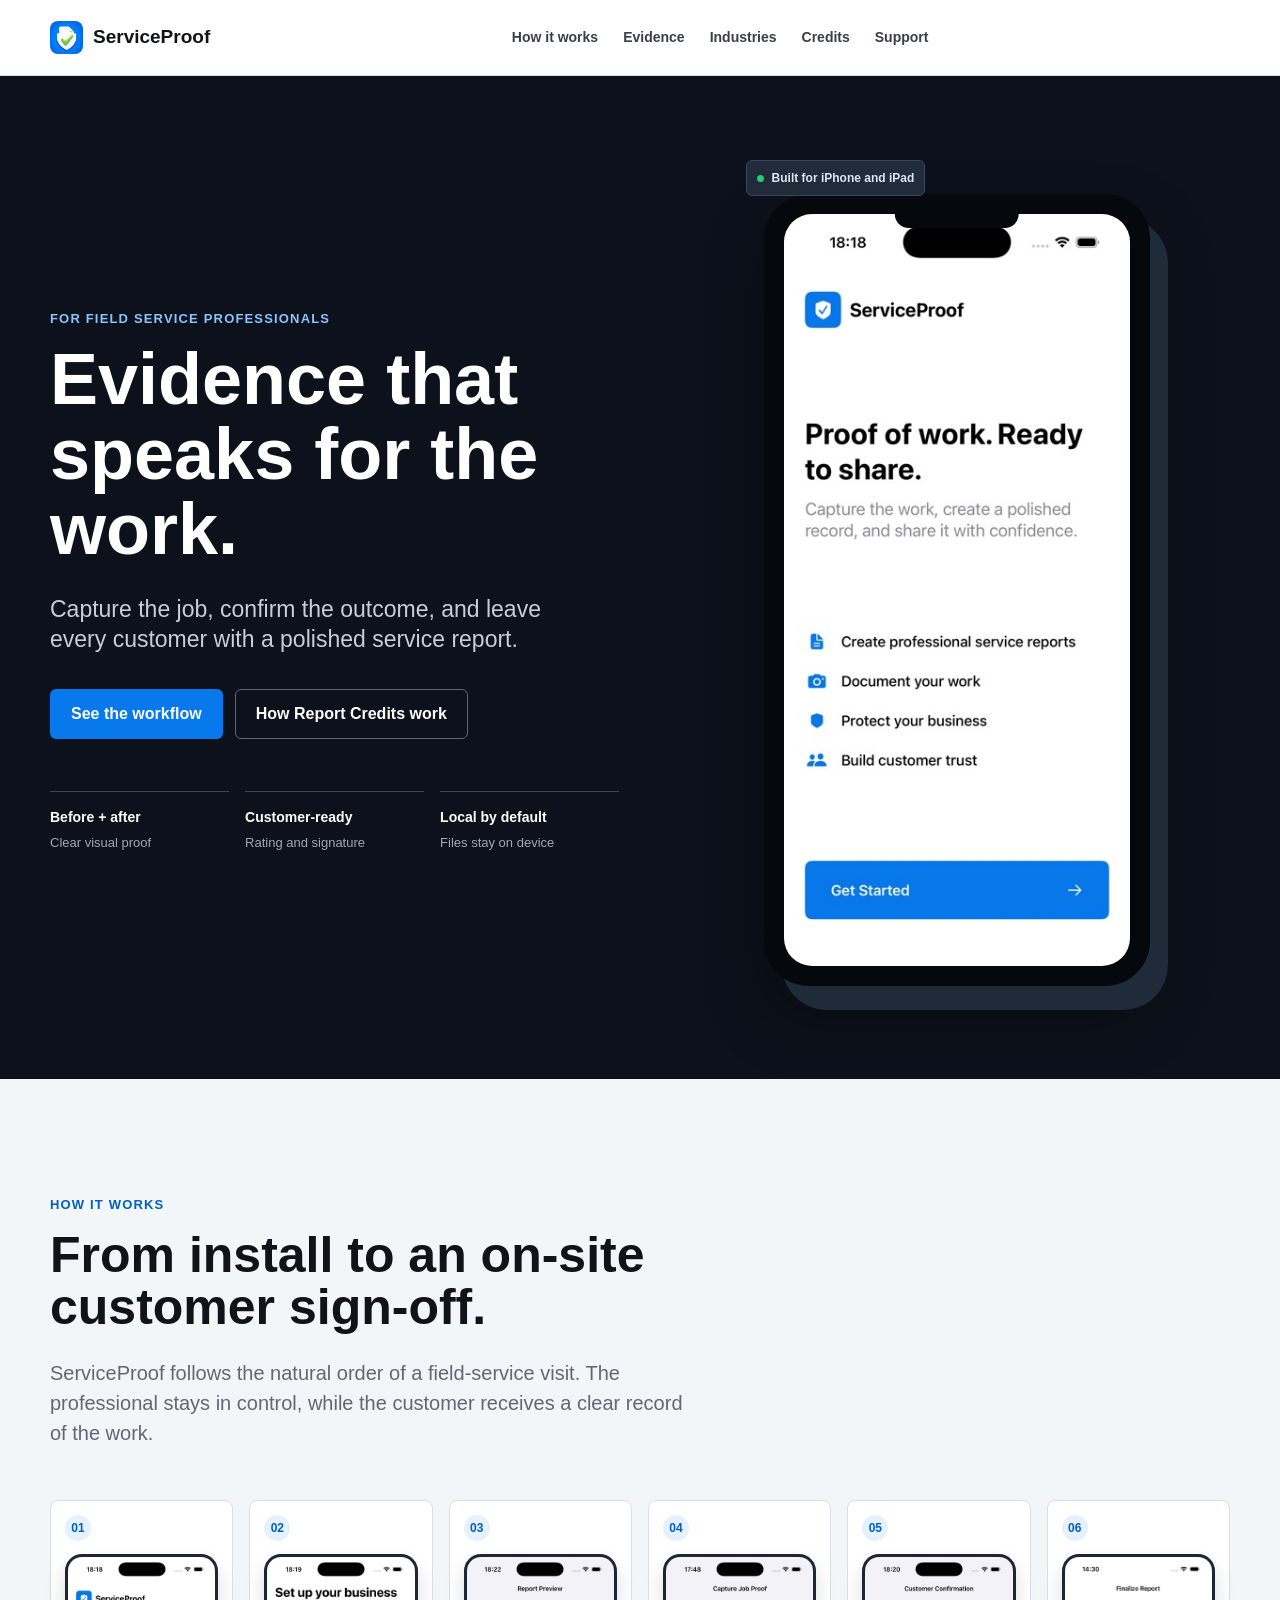
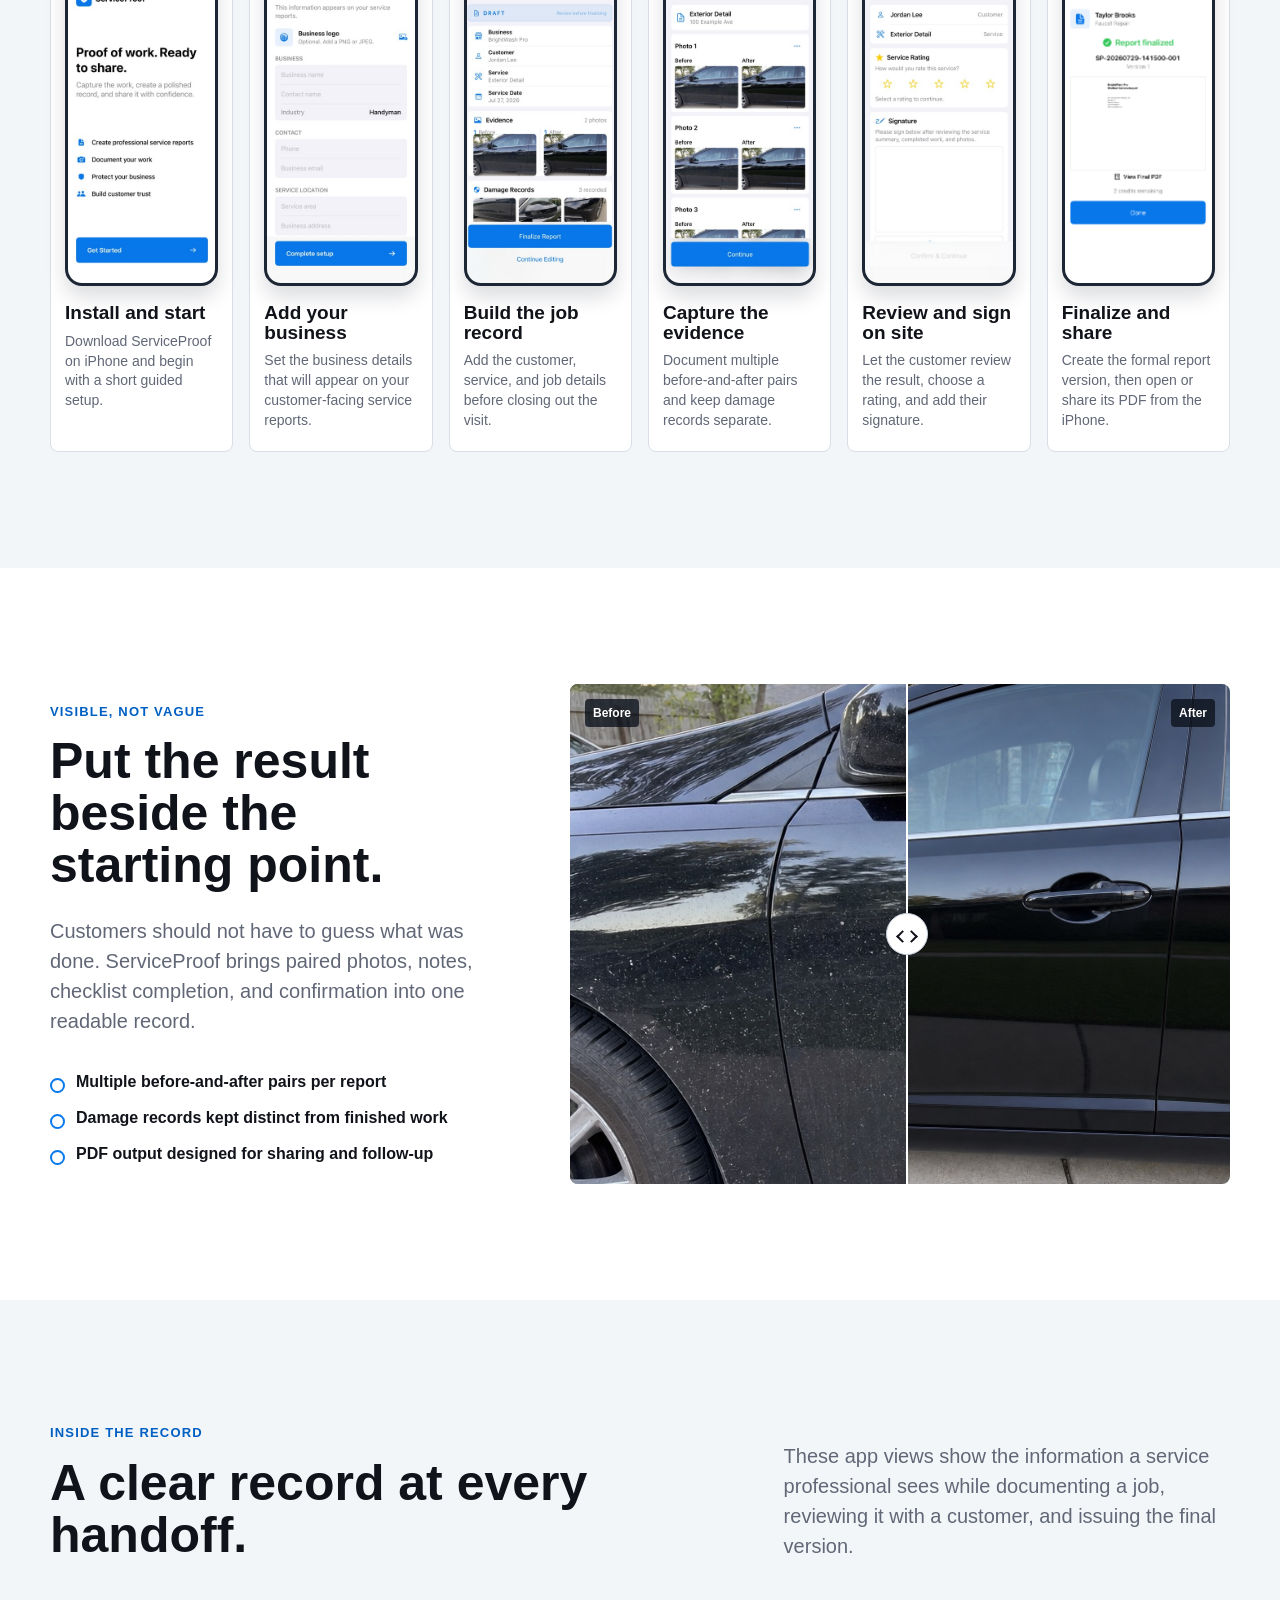
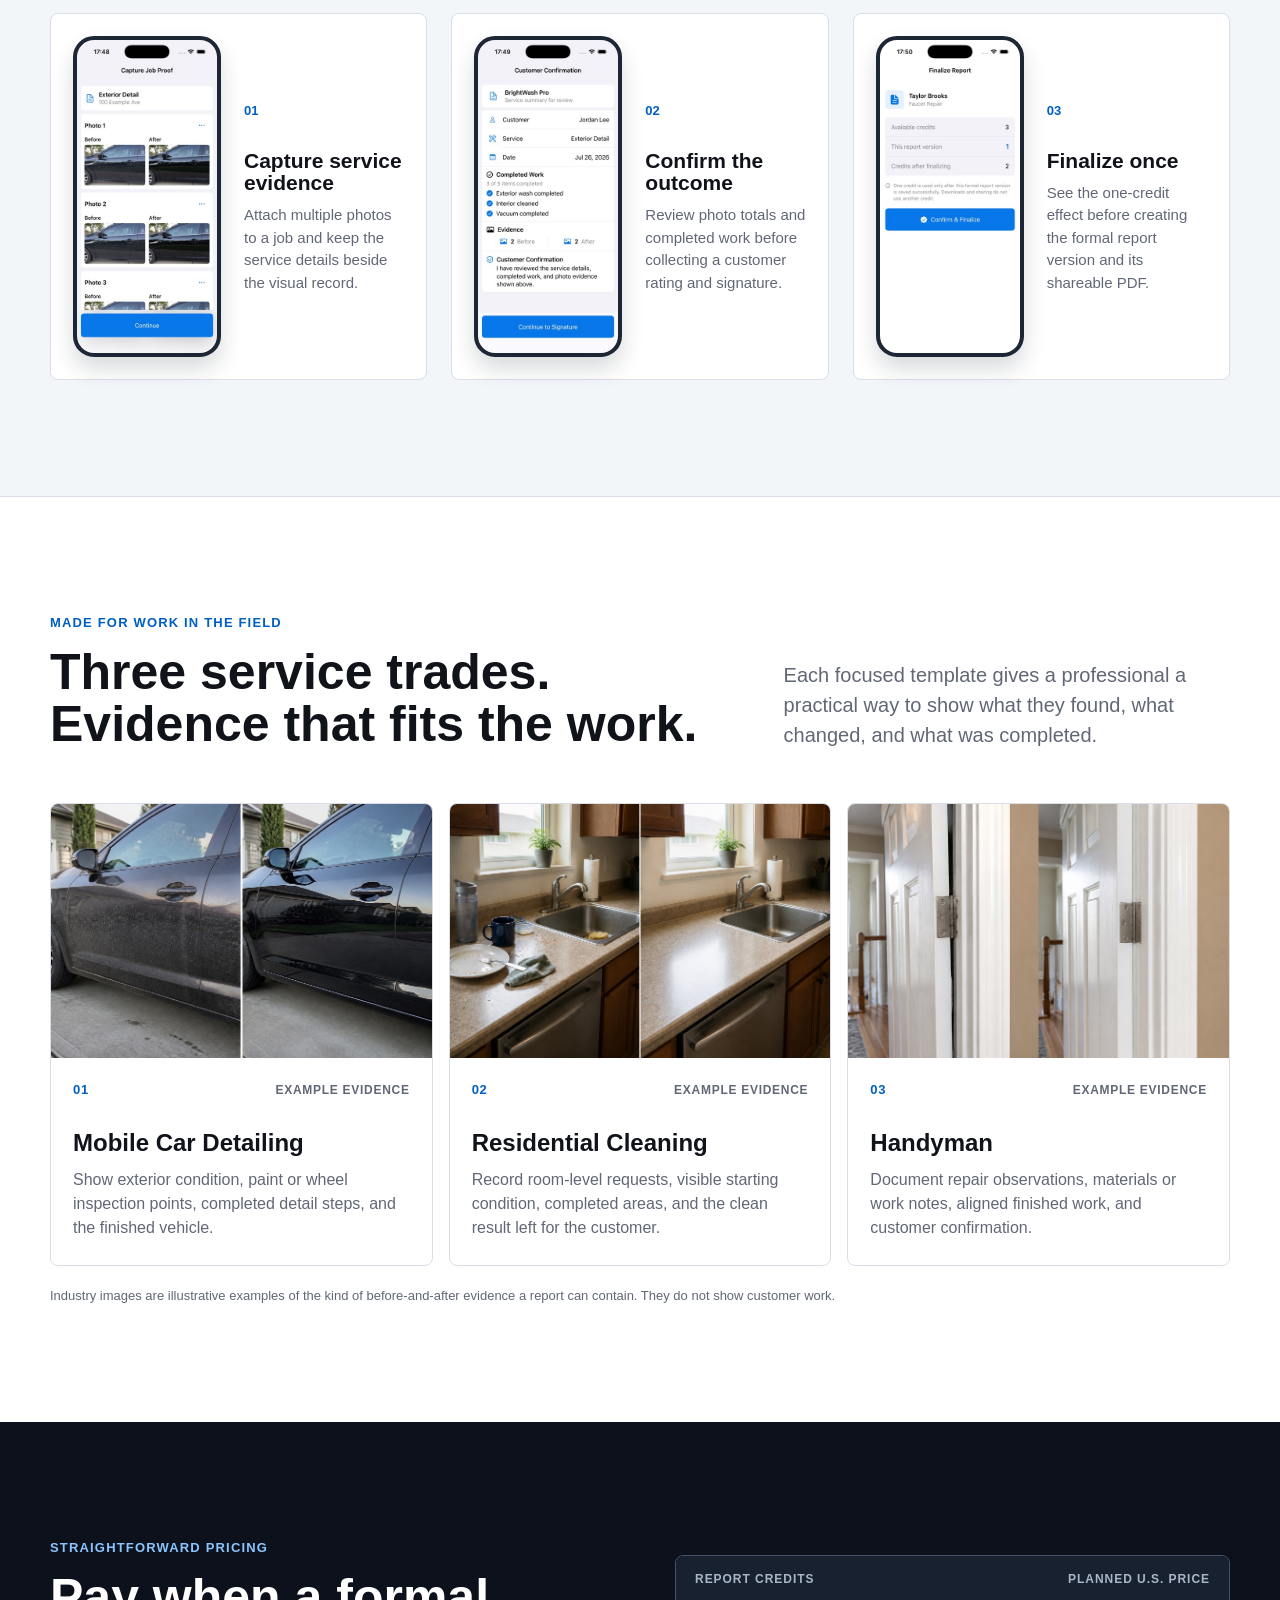
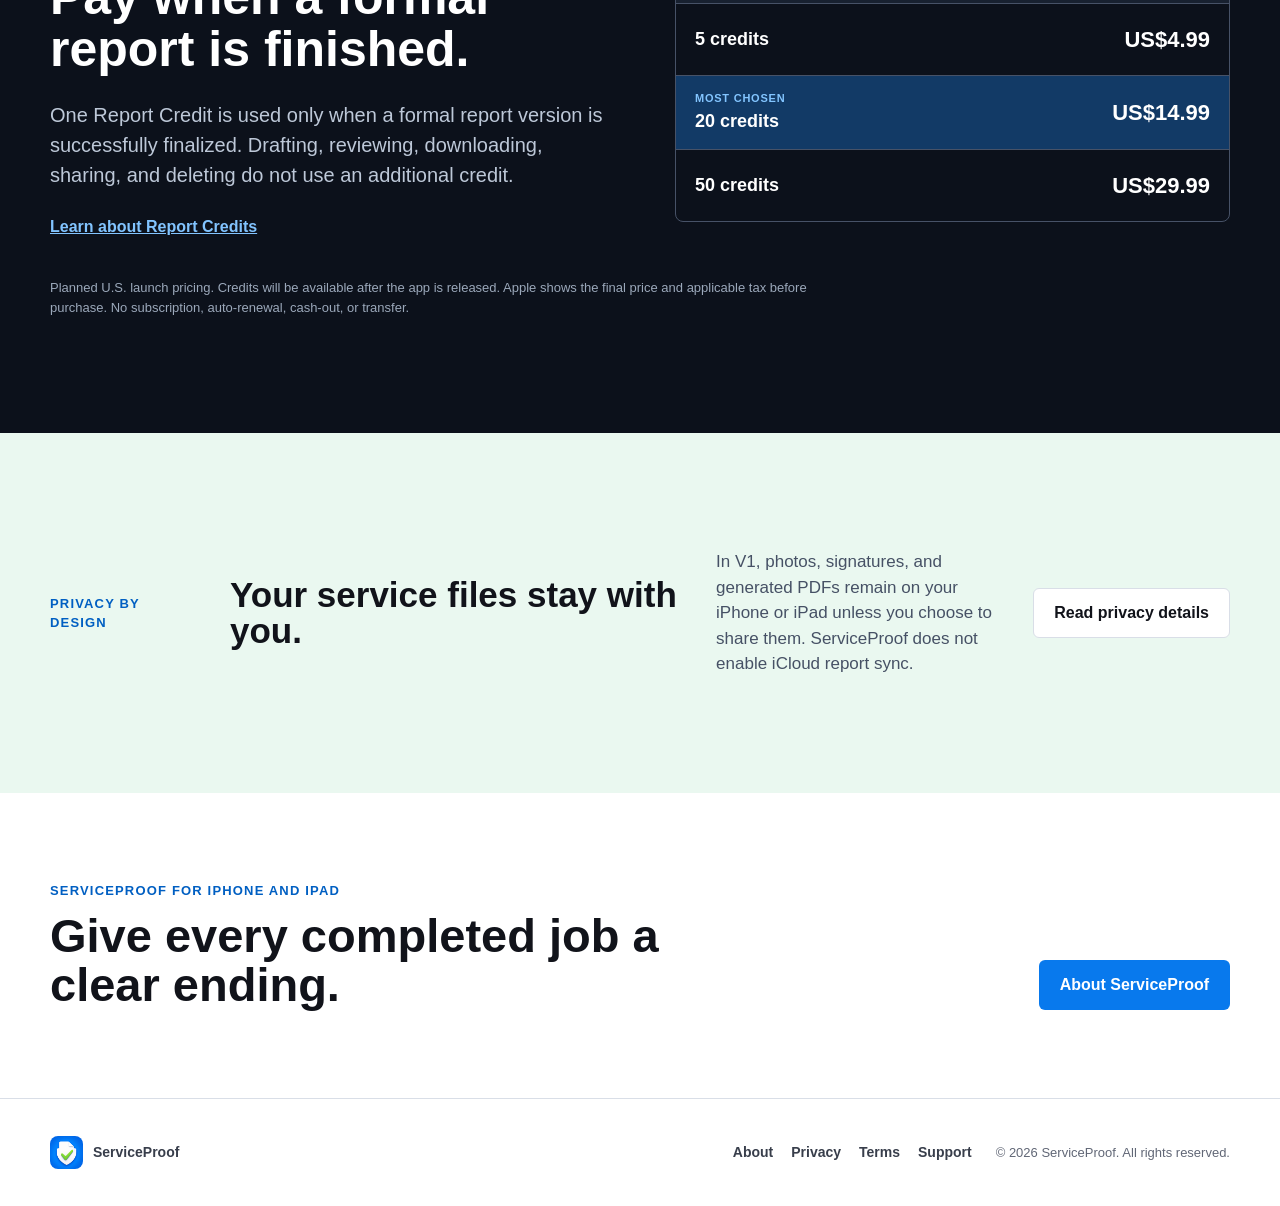
<file: index.html>
<!doctype html>
<html lang="en">
  <head>
    <meta charset="utf-8">
    <meta name="viewport" content="width=device-width, initial-scale=1">
    <meta name="description" content="ServiceProof helps independent service professionals document completed work with evidence, customer confirmation, and a shareable report.">
    <meta name="theme-color" content="#0c111b">
    <title>ServiceProof | Evidence that speaks for the work.</title>
    <link rel="icon" href="assets/serviceproof-app-icon.png">
    <link rel="stylesheet" href="styles.css">
  </head>
  <body>
    <header class="site-header">
      <a class="brand" href="index.html" aria-label="ServiceProof home">
        <img src="assets/serviceproof-app-icon.png" alt="">
        <span>ServiceProof</span>
      </a>
      <button class="menu-toggle" type="button" aria-expanded="false" aria-controls="site-navigation">Menu</button>
      <nav id="site-navigation" aria-label="Primary navigation">
        <a href="#workflow">How it works</a>
        <a href="#evidence">Evidence</a>
        <a href="#industries">Industries</a>
        <a href="#credits">Credits</a>
        <a href="support.html">Support</a>
      </nav>
    </header>

    <main>
      <section class="hero" aria-labelledby="hero-title">
        <div class="content-wrap hero-layout">
          <div class="hero-copy reveal">
            <p class="eyebrow eyebrow-light">For field service professionals</p>
            <h1 id="hero-title">Evidence that speaks for the work.</h1>
            <p class="lede">Capture the job, confirm the outcome, and leave every customer with a polished service report.</p>
            <div class="hero-actions">
              <a class="button primary" href="#workflow">See the workflow</a>
              <a class="button ghost" href="#credits">How Report Credits work</a>
            </div>
            <dl class="hero-facts" aria-label="ServiceProof highlights">
              <div><dt>Before + after</dt><dd>Clear visual proof</dd></div>
              <div><dt>Customer-ready</dt><dd>Rating and signature</dd></div>
              <div><dt>Local by default</dt><dd>Files stay on device</dd></div>
            </dl>
          </div>
          <div class="hero-product reveal" aria-label="ServiceProof on iPhone">
            <div class="product-label"><span class="status-dot"></span>Built for iPhone and iPad</div>
            <div class="phone-shell">
              <img src="assets/app-how-welcome.jpg" alt="ServiceProof welcome screen on iPhone">
            </div>
          </div>
        </div>
      </section>

      <section id="workflow" class="section workflow" aria-labelledby="workflow-title">
        <div class="content-wrap">
          <div class="section-heading reveal">
            <p class="eyebrow">How it works</p>
            <h2 id="workflow-title">From install to an on-site customer sign-off.</h2>
            <p>ServiceProof follows the natural order of a field-service visit. The professional stays in control, while the customer receives a clear record of the work.</p>
          </div>
          <ol class="how-grid" aria-label="ServiceProof six-step workflow">
            <li class="how-step reveal"><span class="how-number">01</span><div class="workflow-shot"><img src="assets/app-how-welcome.jpg" alt="ServiceProof welcome screen with Get Started button"></div><h3>Install and start</h3><p>Download ServiceProof on iPhone and begin with a short guided setup.</p></li>
            <li class="how-step reveal"><span class="how-number">02</span><div class="workflow-shot"><img src="assets/app-how-profile.jpg" alt="ServiceProof business setup screen"></div><h3>Add your business</h3><p>Set the business details that will appear on your customer-facing service reports.</p></li>
            <li class="how-step reveal"><span class="how-number">03</span><div class="workflow-shot"><img src="assets/app-how-preview.jpg" alt="ServiceProof report preview showing job details"></div><h3>Build the job record</h3><p>Add the customer, service, and job details before closing out the visit.</p></li>
            <li class="how-step reveal"><span class="how-number">04</span><div class="workflow-shot"><img src="assets/app-evidence-capture.jpg" alt="ServiceProof evidence capture screen with multiple before and after photo pairs"></div><h3>Capture the evidence</h3><p>Document multiple before-and-after pairs and keep damage records separate.</p></li>
            <li class="how-step reveal"><span class="how-number">05</span><div class="workflow-shot"><img src="assets/app-how-signature.jpg" alt="ServiceProof customer confirmation screen with rating and signature fields"></div><h3>Review and sign on site</h3><p>Let the customer review the result, choose a rating, and add their signature.</p></li>
            <li class="how-step reveal"><span class="how-number">06</span><div class="workflow-shot"><img src="assets/serviceproof-app-screen.png" alt="ServiceProof finalized report screen with final PDF option"></div><h3>Finalize and share</h3><p>Create the formal report version, then open or share its PDF from the iPhone.</p></li>
          </ol>
        </div>
      </section>

      <section id="evidence" class="section evidence" aria-labelledby="evidence-title">
        <div class="content-wrap evidence-layout">
          <div class="evidence-copy reveal">
            <p class="eyebrow">Visible, not vague</p>
            <h2 id="evidence-title">Put the result beside the starting point.</h2>
            <p>Customers should not have to guess what was done. ServiceProof brings paired photos, notes, checklist completion, and confirmation into one readable record.</p>
            <ul class="check-list">
              <li>Multiple before-and-after pairs per report</li>
              <li>Damage records kept distinct from finished work</li>
              <li>PDF output designed for sharing and follow-up</li>
            </ul>
          </div>
          <div class="comparison reveal" style="--comparison-position: 51%;">
            <img class="comparison-after" src="assets/report-after.jpg" alt="Example service result after the work was completed">
            <div class="comparison-before-wrap"><img src="assets/report-before.jpg" alt="Example condition before the service work"></div>
            <div class="comparison-label before-label">Before</div>
            <div class="comparison-label after-label">After</div>
            <div class="comparison-divider" aria-hidden="true"><span></span></div>
            <input class="comparison-range" type="range" min="0" max="100" value="51" aria-label="Compare before and after service evidence">
          </div>
        </div>
      </section>

      <section class="section record-proof" aria-labelledby="record-proof-title">
        <div class="content-wrap">
          <div class="section-heading split-heading reveal">
            <div><p class="eyebrow">Inside the record</p><h2 id="record-proof-title">A clear record at every handoff.</h2></div>
            <p>These app views show the information a service professional sees while documenting a job, reviewing it with a customer, and issuing the final version.</p>
          </div>
          <div class="record-proof-grid">
            <article class="record-proof-card reveal">
              <div class="app-shot"><img src="assets/app-evidence-capture.jpg" alt="ServiceProof evidence capture screen with three documented vehicle photos"></div>
              <div><span class="industry-number">01</span><h3>Capture service evidence</h3><p>Attach multiple photos to a job and keep the service details beside the visual record.</p></div>
            </article>
            <article class="record-proof-card reveal">
              <div class="app-shot"><img src="assets/app-evidence-confirmation.jpg" alt="ServiceProof customer confirmation screen showing before and after photo totals"></div>
              <div><span class="industry-number">02</span><h3>Confirm the outcome</h3><p>Review photo totals and completed work before collecting a customer rating and signature.</p></div>
            </article>
            <article class="record-proof-card reveal">
              <div class="app-shot"><img src="assets/app-evidence-finalize.jpg" alt="ServiceProof finalization screen with a report credit summary"></div>
              <div><span class="industry-number">03</span><h3>Finalize once</h3><p>See the one-credit effect before creating the formal report version and its shareable PDF.</p></div>
            </article>
          </div>
        </div>
      </section>

      <section id="industries" class="section industries" aria-labelledby="industries-title">
        <div class="content-wrap">
          <div class="section-heading split-heading reveal">
            <div><p class="eyebrow">Made for work in the field</p><h2 id="industries-title">Three service trades. Evidence that fits the work.</h2></div>
            <p>Each focused template gives a professional a practical way to show what they found, what changed, and what was completed.</p>
          </div>
          <div class="industry-grid">
            <article class="industry-card reveal">
              <img src="assets/industry-detailing-evidence.jpg" alt="Illustrative before and after evidence of a mobile car detailing service">
              <div class="industry-card-copy"><div class="industry-card-meta"><span class="industry-number">01</span><span>Example evidence</span></div><h3>Mobile Car Detailing</h3><p>Show exterior condition, paint or wheel inspection points, completed detail steps, and the finished vehicle.</p></div>
            </article>
            <article class="industry-card reveal">
              <img src="assets/industry-cleaning-evidence.jpg" alt="Illustrative before and after evidence of a residential cleaning service">
              <div class="industry-card-copy"><div class="industry-card-meta"><span class="industry-number">02</span><span>Example evidence</span></div><h3>Residential Cleaning</h3><p>Record room-level requests, visible starting condition, completed areas, and the clean result left for the customer.</p></div>
            </article>
            <article class="industry-card reveal">
              <img src="assets/industry-handyman-evidence.jpg" alt="Illustrative before and after evidence of a handyman door repair">
              <div class="industry-card-copy"><div class="industry-card-meta"><span class="industry-number">03</span><span>Example evidence</span></div><h3>Handyman</h3><p>Document repair observations, materials or work notes, aligned finished work, and customer confirmation.</p></div>
            </article>
          </div>
          <p class="industry-disclosure reveal">Industry images are illustrative examples of the kind of before-and-after evidence a report can contain. They do not show customer work.</p>
        </div>
      </section>

      <section id="credits" class="section credits" aria-labelledby="credits-title">
        <div class="content-wrap credits-layout">
          <div class="credits-copy reveal">
            <p class="eyebrow eyebrow-light">Straightforward pricing</p>
            <h2 id="credits-title">Pay when a formal report is finished.</h2>
            <p>One Report Credit is used only when a formal report version is successfully finalized. Drafting, reviewing, downloading, sharing, and deleting do not use an additional credit.</p>
            <a class="text-link light-link" href="app-store.html">Learn about Report Credits</a>
          </div>
          <div class="credit-table reveal" role="table" aria-label="Planned U.S. Report Credit pricing">
            <div class="credit-row credit-head" role="row"><span role="columnheader">Report Credits</span><span role="columnheader">Planned U.S. price</span></div>
            <div class="credit-row" role="row"><span role="cell">5 credits</span><strong role="cell">US$4.99</strong></div>
            <div class="credit-row featured" role="row"><span role="cell"><em>Most chosen</em>20 credits</span><strong role="cell">US$14.99</strong></div>
            <div class="credit-row" role="row"><span role="cell">50 credits</span><strong role="cell">US$29.99</strong></div>
          </div>
          <p class="fine-print reveal">Planned U.S. launch pricing. Credits will be available after the app is released. Apple shows the final price and applicable tax before purchase. No subscription, auto-renewal, cash-out, or transfer.</p>
        </div>
      </section>

      <section class="section privacy" aria-labelledby="privacy-title">
        <div class="content-wrap privacy-layout reveal">
          <p class="eyebrow">Privacy by design</p>
          <h2 id="privacy-title">Your service files stay with you.</h2>
          <p>In V1, photos, signatures, and generated PDFs remain on your iPhone or iPad unless you choose to share them. ServiceProof does not enable iCloud report sync.</p>
          <a class="button secondary" href="privacy.html">Read privacy details</a>
        </div>
      </section>

      <section class="closing" aria-labelledby="closing-title">
        <div class="content-wrap closing-layout reveal">
          <div><p class="eyebrow">ServiceProof for iPhone and iPad</p><h2 id="closing-title">Give every completed job a clear ending.</h2></div>
          <a class="button primary" href="app-store.html">About ServiceProof</a>
        </div>
      </section>
    </main>

    <footer class="site-footer">
      <div class="content-wrap footer-layout">
        <a class="brand" href="index.html"><img src="assets/serviceproof-app-icon.png" alt=""><span>ServiceProof</span></a>
        <div><a href="app-store.html">About</a><a href="privacy.html">Privacy</a><a href="terms.html">Terms</a><a href="support.html">Support</a></div>
        <p>© 2026 ServiceProof. All rights reserved.</p>
      </div>
    </footer>
    <script src="script.js"></script>
  </body>
</html>
</file>
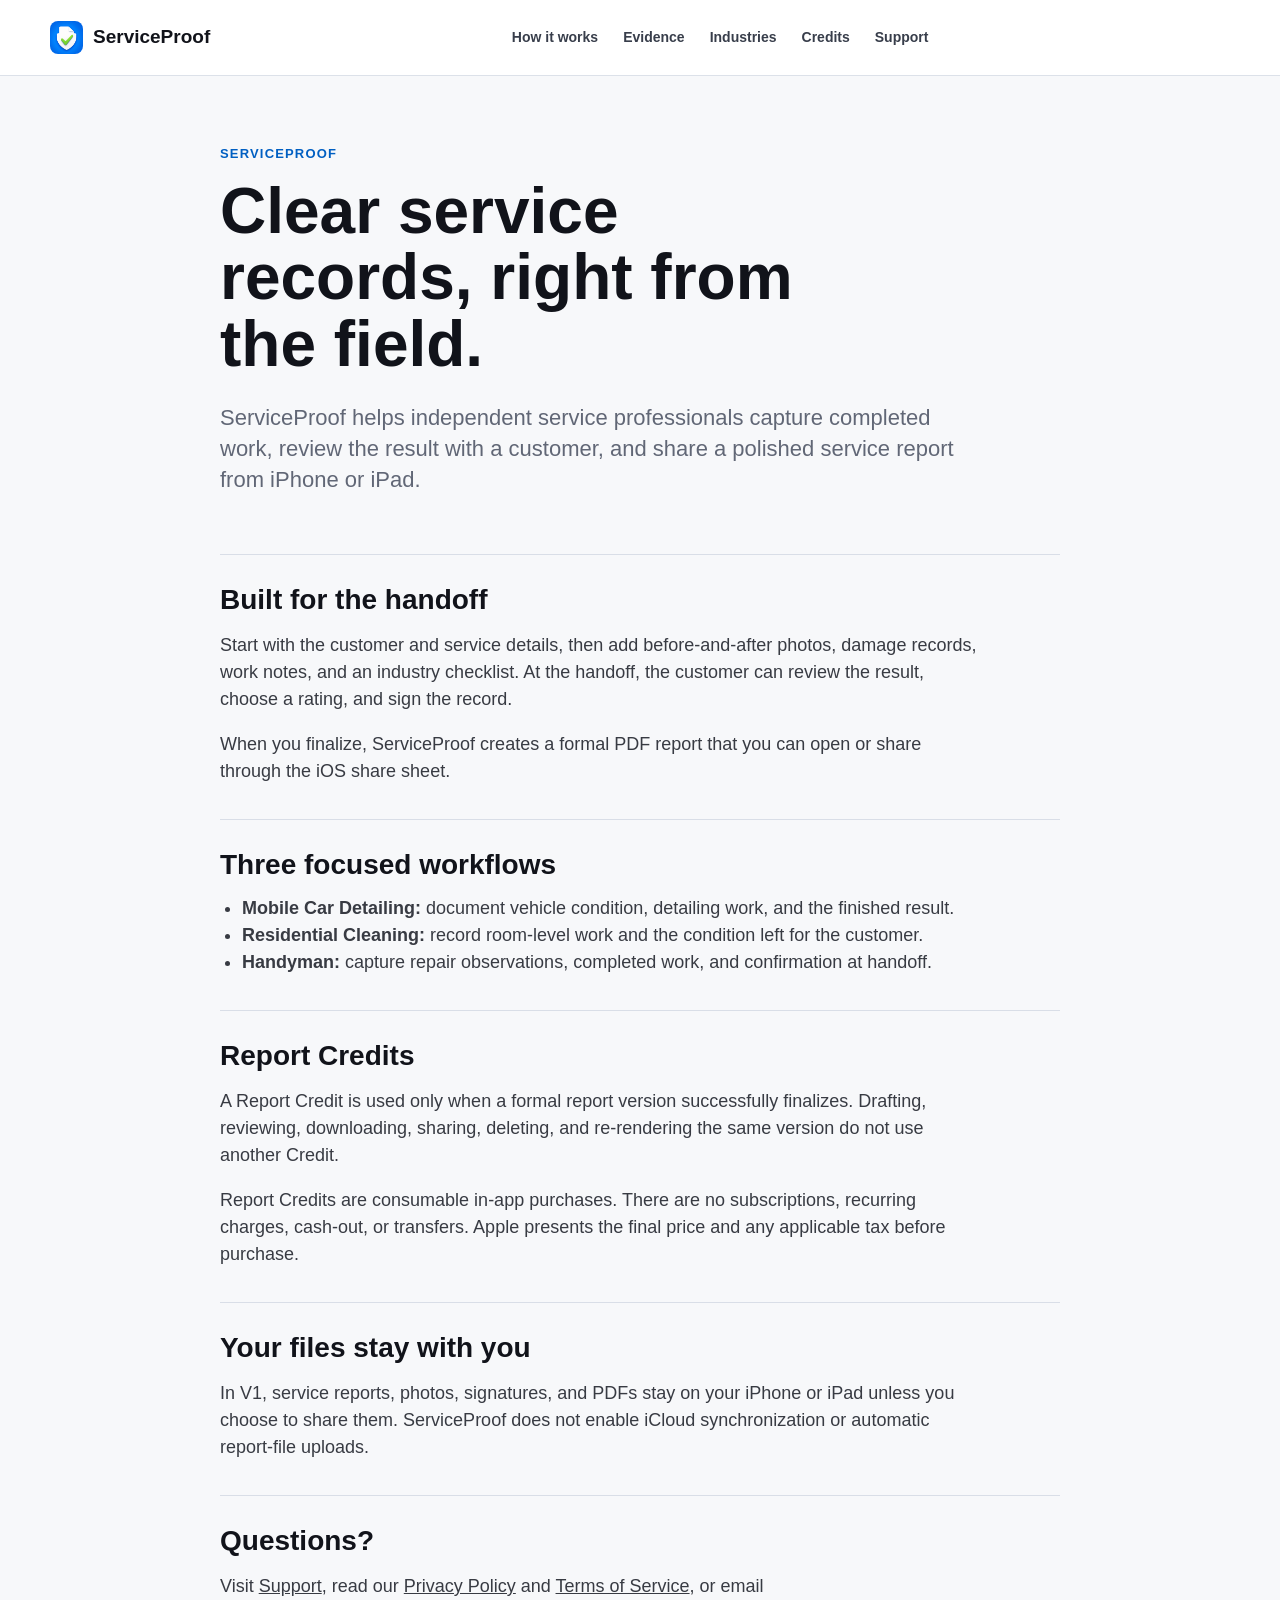
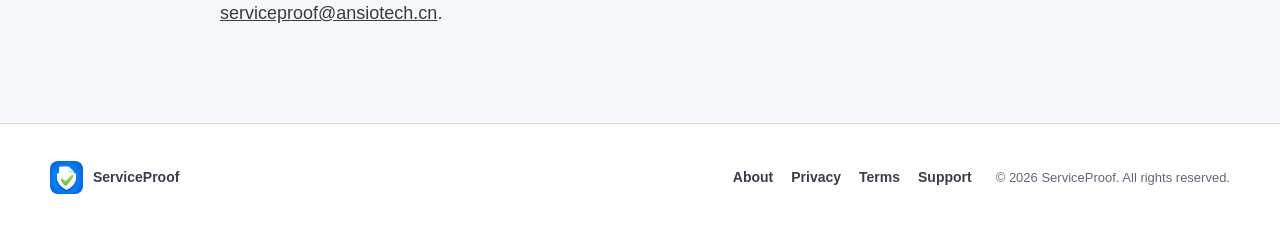
<file: app-store.html>
<!doctype html>
<html lang="en">
  <head>
    <meta charset="utf-8">
    <meta name="viewport" content="width=device-width, initial-scale=1">
    <meta name="description" content="Learn how ServiceProof helps field-service professionals create clear, shareable service records from iPhone and iPad.">
    <title>About ServiceProof | ServiceProof</title>
    <link rel="icon" href="assets/serviceproof-app-icon.png">
    <link rel="stylesheet" href="styles.css">
  </head>
  <body>
    <header class="site-header">
      <a class="brand" href="index.html" aria-label="ServiceProof home"><img src="assets/serviceproof-app-icon.png" alt="ServiceProof app icon"><span>ServiceProof</span></a>
      <button class="menu-toggle" type="button" aria-expanded="false" aria-controls="site-navigation">Menu</button>
      <nav id="site-navigation" aria-label="Primary navigation">
        <a href="index.html#workflow">How it works</a>
        <a href="index.html#evidence">Evidence</a>
        <a href="index.html#industries">Industries</a>
        <a href="index.html#credits">Credits</a>
        <a href="support.html">Support</a>
      </nav>
    </header>
    <main class="document-main">
      <article class="content-wrap document app-store">
        <p class="eyebrow">ServiceProof</p>
        <h1>Clear service records, right from the field.</h1>
        <p class="document-intro">ServiceProof helps independent service professionals capture completed work, review the result with a customer, and share a polished service report from iPhone or iPad.</p>

        <section class="metadata">
          <h2>Built for the handoff</h2>
          <p>Start with the customer and service details, then add before-and-after photos, damage records, work notes, and an industry checklist. At the handoff, the customer can review the result, choose a rating, and sign the record.</p>
          <p>When you finalize, ServiceProof creates a formal PDF report that you can open or share through the iOS share sheet.</p>
        </section>

        <section class="metadata">
          <h2>Three focused workflows</h2>
          <ul>
            <li><strong>Mobile Car Detailing:</strong> document vehicle condition, detailing work, and the finished result.</li>
            <li><strong>Residential Cleaning:</strong> record room-level work and the condition left for the customer.</li>
            <li><strong>Handyman:</strong> capture repair observations, completed work, and confirmation at handoff.</li>
          </ul>
        </section>

        <section class="metadata">
          <h2>Report Credits</h2>
          <p>A Report Credit is used only when a formal report version successfully finalizes. Drafting, reviewing, downloading, sharing, deleting, and re-rendering the same version do not use another Credit.</p>
          <p>Report Credits are consumable in-app purchases. There are no subscriptions, recurring charges, cash-out, or transfers. Apple presents the final price and any applicable tax before purchase.</p>
        </section>

        <section class="metadata">
          <h2>Your files stay with you</h2>
          <p>In V1, service reports, photos, signatures, and PDFs stay on your iPhone or iPad unless you choose to share them. ServiceProof does not enable iCloud synchronization or automatic report-file uploads.</p>
        </section>

        <section class="metadata">
          <h2>Questions?</h2>
          <p>Visit <a href="support.html">Support</a>, read our <a href="privacy.html">Privacy Policy</a> and <a href="terms.html">Terms of Service</a>, or email <a href="mailto:serviceproof@ansiotech.cn">serviceproof@ansiotech.cn</a>.</p>
        </section>
      </article>
    </main>
    <footer class="site-footer"><div class="content-wrap footer-layout"><a class="brand" href="index.html"><img src="assets/serviceproof-app-icon.png" alt=""><span>ServiceProof</span></a><div><a href="app-store.html">About</a><a href="privacy.html">Privacy</a><a href="terms.html">Terms</a><a href="support.html">Support</a></div><p>© 2026 ServiceProof. All rights reserved.</p></div></footer>
    <script src="script.js"></script>
  </body>
</html>
</file>
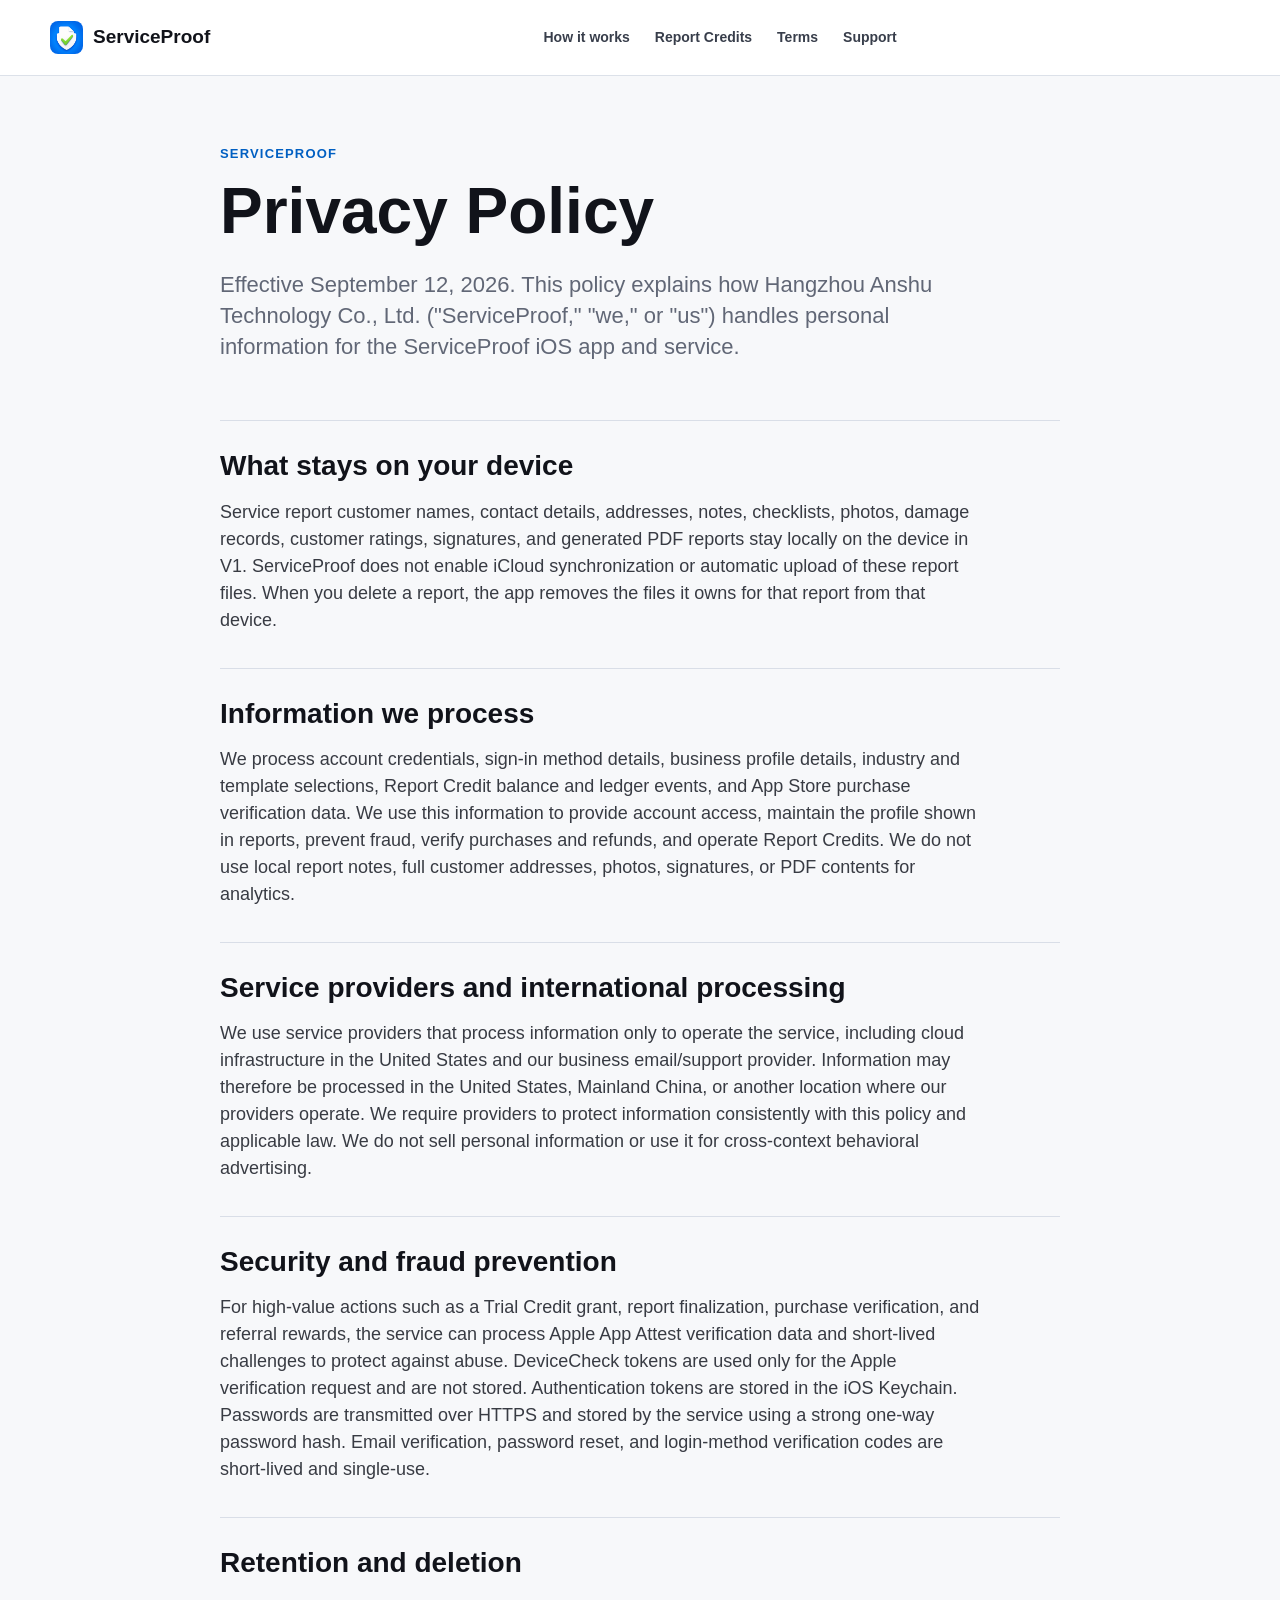
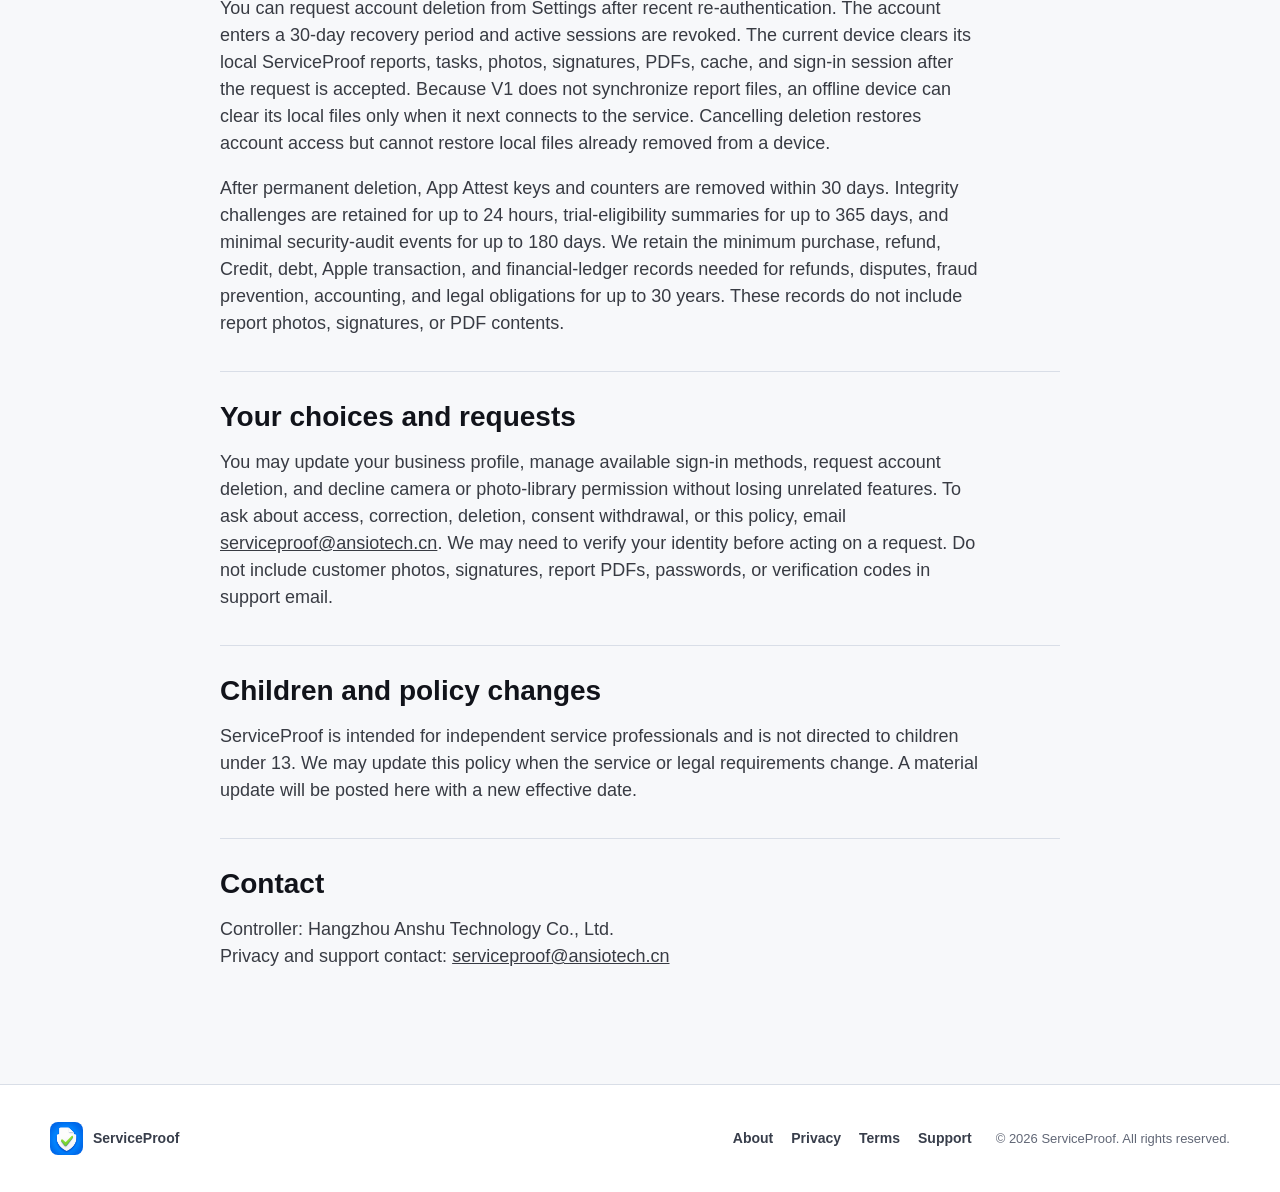
<file: privacy.html>
<!doctype html>
<html lang="en">
  <head><meta charset="utf-8"><meta name="viewport" content="width=device-width, initial-scale=1"><meta name="description" content="ServiceProof Privacy Policy."><title>Privacy Policy | ServiceProof</title><link rel="icon" href="assets/serviceproof-app-icon.png"><link rel="stylesheet" href="styles.css"></head>
  <body>
    <header class="site-header"><a class="brand" href="index.html"><img src="assets/serviceproof-app-icon.png" alt="ServiceProof app icon"><span>ServiceProof</span></a><button class="menu-toggle" type="button" aria-expanded="false" aria-controls="site-navigation">Menu</button><nav id="site-navigation" aria-label="Primary navigation"><a href="index.html#workflow">How it works</a><a href="index.html#credits">Report Credits</a><a href="terms.html">Terms</a><a href="support.html">Support</a></nav></header>
    <main class="document-main"><article class="content-wrap document"><p class="eyebrow">ServiceProof</p><h1>Privacy Policy</h1><p class="document-intro">Effective September 12, 2026. This policy explains how Hangzhou Anshu Technology Co., Ltd. (&quot;ServiceProof,&quot; &quot;we,&quot; or &quot;us&quot;) handles personal information for the ServiceProof iOS app and service.</p><section><h2>What stays on your device</h2><p>Service report customer names, contact details, addresses, notes, checklists, photos, damage records, customer ratings, signatures, and generated PDF reports stay locally on the device in V1. ServiceProof does not enable iCloud synchronization or automatic upload of these report files. When you delete a report, the app removes the files it owns for that report from that device.</p></section><section><h2>Information we process</h2><p>We process account credentials, sign-in method details, business profile details, industry and template selections, Report Credit balance and ledger events, and App Store purchase verification data. We use this information to provide account access, maintain the profile shown in reports, prevent fraud, verify purchases and refunds, and operate Report Credits. We do not use local report notes, full customer addresses, photos, signatures, or PDF contents for analytics.</p></section><section><h2>Service providers and international processing</h2><p>We use service providers that process information only to operate the service, including cloud infrastructure in the United States and our business email/support provider. Information may therefore be processed in the United States, Mainland China, or another location where our providers operate. We require providers to protect information consistently with this policy and applicable law. We do not sell personal information or use it for cross-context behavioral advertising.</p></section><section><h2>Security and fraud prevention</h2><p>For high-value actions such as a Trial Credit grant, report finalization, purchase verification, and referral rewards, the service can process Apple App Attest verification data and short-lived challenges to protect against abuse. DeviceCheck tokens are used only for the Apple verification request and are not stored. Authentication tokens are stored in the iOS Keychain. Passwords are transmitted over HTTPS and stored by the service using a strong one-way password hash. Email verification, password reset, and login-method verification codes are short-lived and single-use.</p></section><section><h2>Retention and deletion</h2><p>You can request account deletion from Settings after recent re-authentication. The account enters a 30-day recovery period and active sessions are revoked. The current device clears its local ServiceProof reports, tasks, photos, signatures, PDFs, cache, and sign-in session after the request is accepted. Because V1 does not synchronize report files, an offline device can clear its local files only when it next connects to the service. Cancelling deletion restores account access but cannot restore local files already removed from a device.</p><p>After permanent deletion, App Attest keys and counters are removed within 30 days. Integrity challenges are retained for up to 24 hours, trial-eligibility summaries for up to 365 days, and minimal security-audit events for up to 180 days. We retain the minimum purchase, refund, Credit, debt, Apple transaction, and financial-ledger records needed for refunds, disputes, fraud prevention, accounting, and legal obligations for up to 30 years. These records do not include report photos, signatures, or PDF contents.</p></section><section><h2>Your choices and requests</h2><p>You may update your business profile, manage available sign-in methods, request account deletion, and decline camera or photo-library permission without losing unrelated features. To ask about access, correction, deletion, consent withdrawal, or this policy, email <a href="mailto:serviceproof@ansiotech.cn">serviceproof@ansiotech.cn</a>. We may need to verify your identity before acting on a request. Do not include customer photos, signatures, report PDFs, passwords, or verification codes in support email.</p></section><section><h2>Children and policy changes</h2><p>ServiceProof is intended for independent service professionals and is not directed to children under 13. We may update this policy when the service or legal requirements change. A material update will be posted here with a new effective date.</p></section><section><h2>Contact</h2><p>Controller: Hangzhou Anshu Technology Co., Ltd.<br>Privacy and support contact: <a href="mailto:serviceproof@ansiotech.cn">serviceproof@ansiotech.cn</a></p></section></article></main>
    <footer class="site-footer"><div class="content-wrap footer-layout"><a class="brand" href="index.html"><img src="assets/serviceproof-app-icon.png" alt=""><span>ServiceProof</span></a><div><a href="app-store.html">About</a><a href="privacy.html">Privacy</a><a href="terms.html">Terms</a><a href="support.html">Support</a></div><p>© 2026 ServiceProof. All rights reserved.</p></div></footer><script src="script.js"></script>
  </body>
</html>
</file>
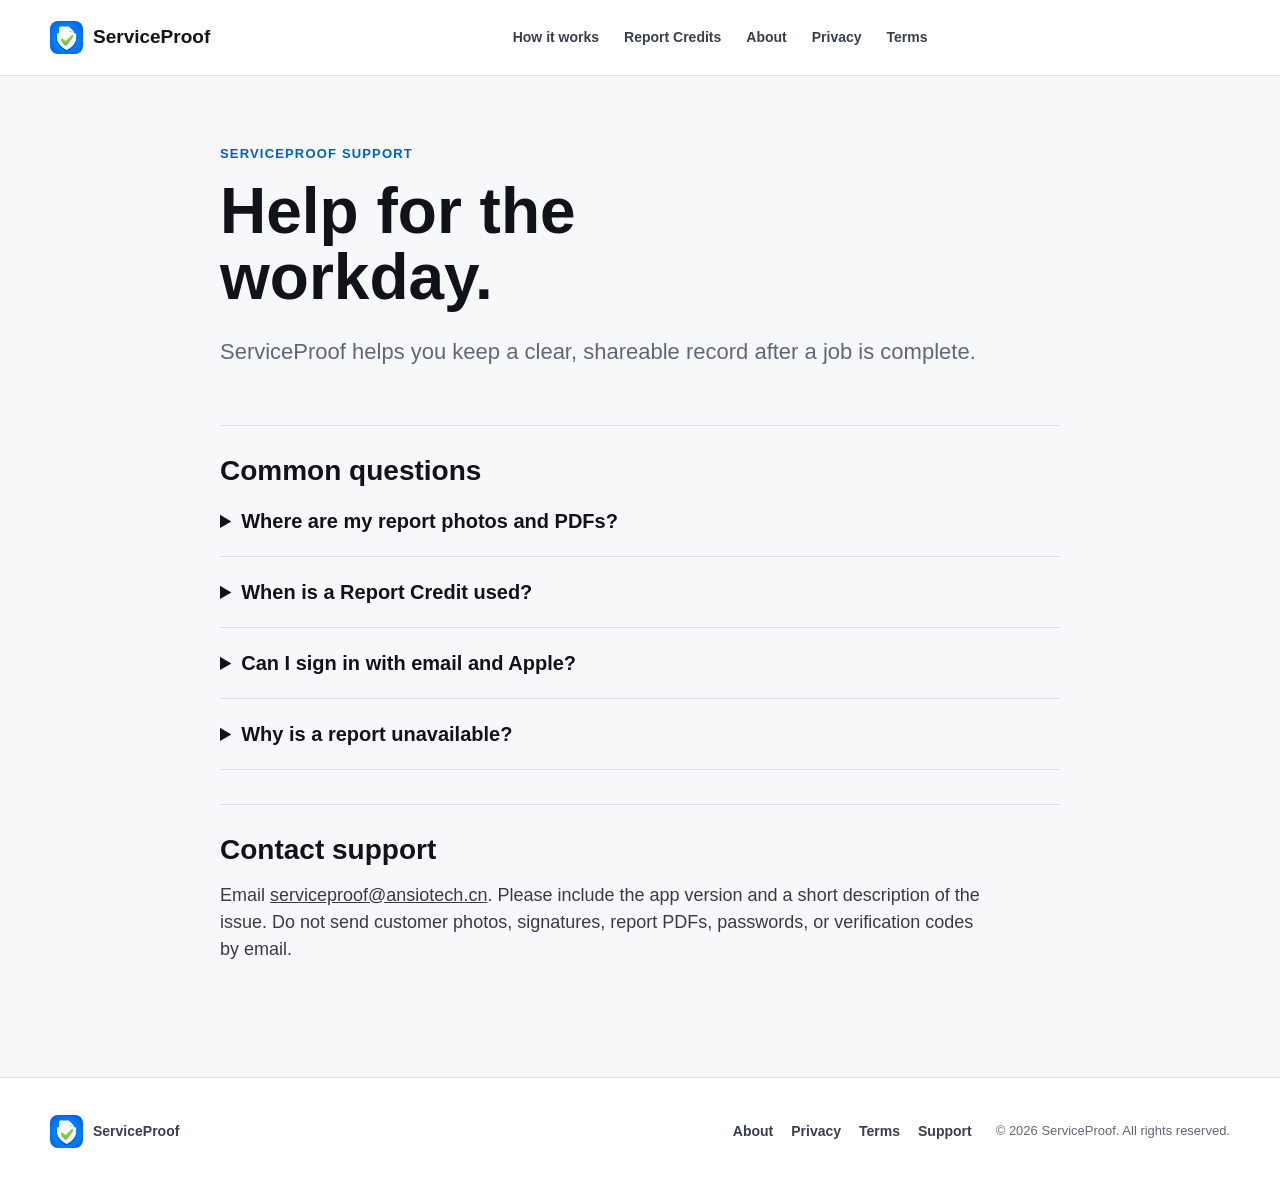
<file: support.html>
<!doctype html>
<html lang="en">
  <head><meta charset="utf-8"><meta name="viewport" content="width=device-width, initial-scale=1"><meta name="description" content="ServiceProof support information."><title>Support | ServiceProof</title><link rel="icon" href="assets/serviceproof-app-icon.png"><link rel="stylesheet" href="styles.css"></head>
  <body>
    <header class="site-header"><a class="brand" href="index.html"><img src="assets/serviceproof-app-icon.png" alt="ServiceProof app icon"><span>ServiceProof</span></a><button class="menu-toggle" type="button" aria-expanded="false" aria-controls="site-navigation">Menu</button><nav id="site-navigation" aria-label="Primary navigation"><a href="index.html#workflow">How it works</a><a href="index.html#credits">Report Credits</a><a href="app-store.html">About</a><a href="privacy.html">Privacy</a><a href="terms.html">Terms</a></nav></header>
    <main class="document-main"><article class="content-wrap document"><p class="eyebrow">ServiceProof support</p><h1>Help for the workday.</h1><p class="document-intro">ServiceProof helps you keep a clear, shareable record after a job is complete.</p><section><h2>Common questions</h2><details><summary>Where are my report photos and PDFs?</summary><p>They are stored locally on the iPhone or iPad in V1. Deleting a report removes the files the app owns for that report.</p></details><details><summary>When is a Report Credit used?</summary><p>One credit is used only after a formal report version finishes finalizing. Drafts, previews, downloads, shares, and deletion do not consume another credit.</p></details><details><summary>Can I sign in with email and Apple?</summary><p>You may connect eligible sign-in methods to the same ServiceProof account from Settings. Business contact email is separate from your sign-in email.</p></details><details><summary>Why is a report unavailable?</summary><p>Check the device connection, then try again. If the report file was removed or the account is unavailable, the app will explain the next available action.</p></details></section><section><h2>Contact support</h2><p>Email <a href="mailto:serviceproof@ansiotech.cn">serviceproof@ansiotech.cn</a>. Please include the app version and a short description of the issue. Do not send customer photos, signatures, report PDFs, passwords, or verification codes by email.</p></section></article></main>
    <footer class="site-footer"><div class="content-wrap footer-layout"><a class="brand" href="index.html"><img src="assets/serviceproof-app-icon.png" alt=""><span>ServiceProof</span></a><div><a href="app-store.html">About</a><a href="privacy.html">Privacy</a><a href="terms.html">Terms</a><a href="support.html">Support</a></div><p>© 2026 ServiceProof. All rights reserved.</p></div></footer><script src="script.js"></script>
  </body>
</html>
</file>
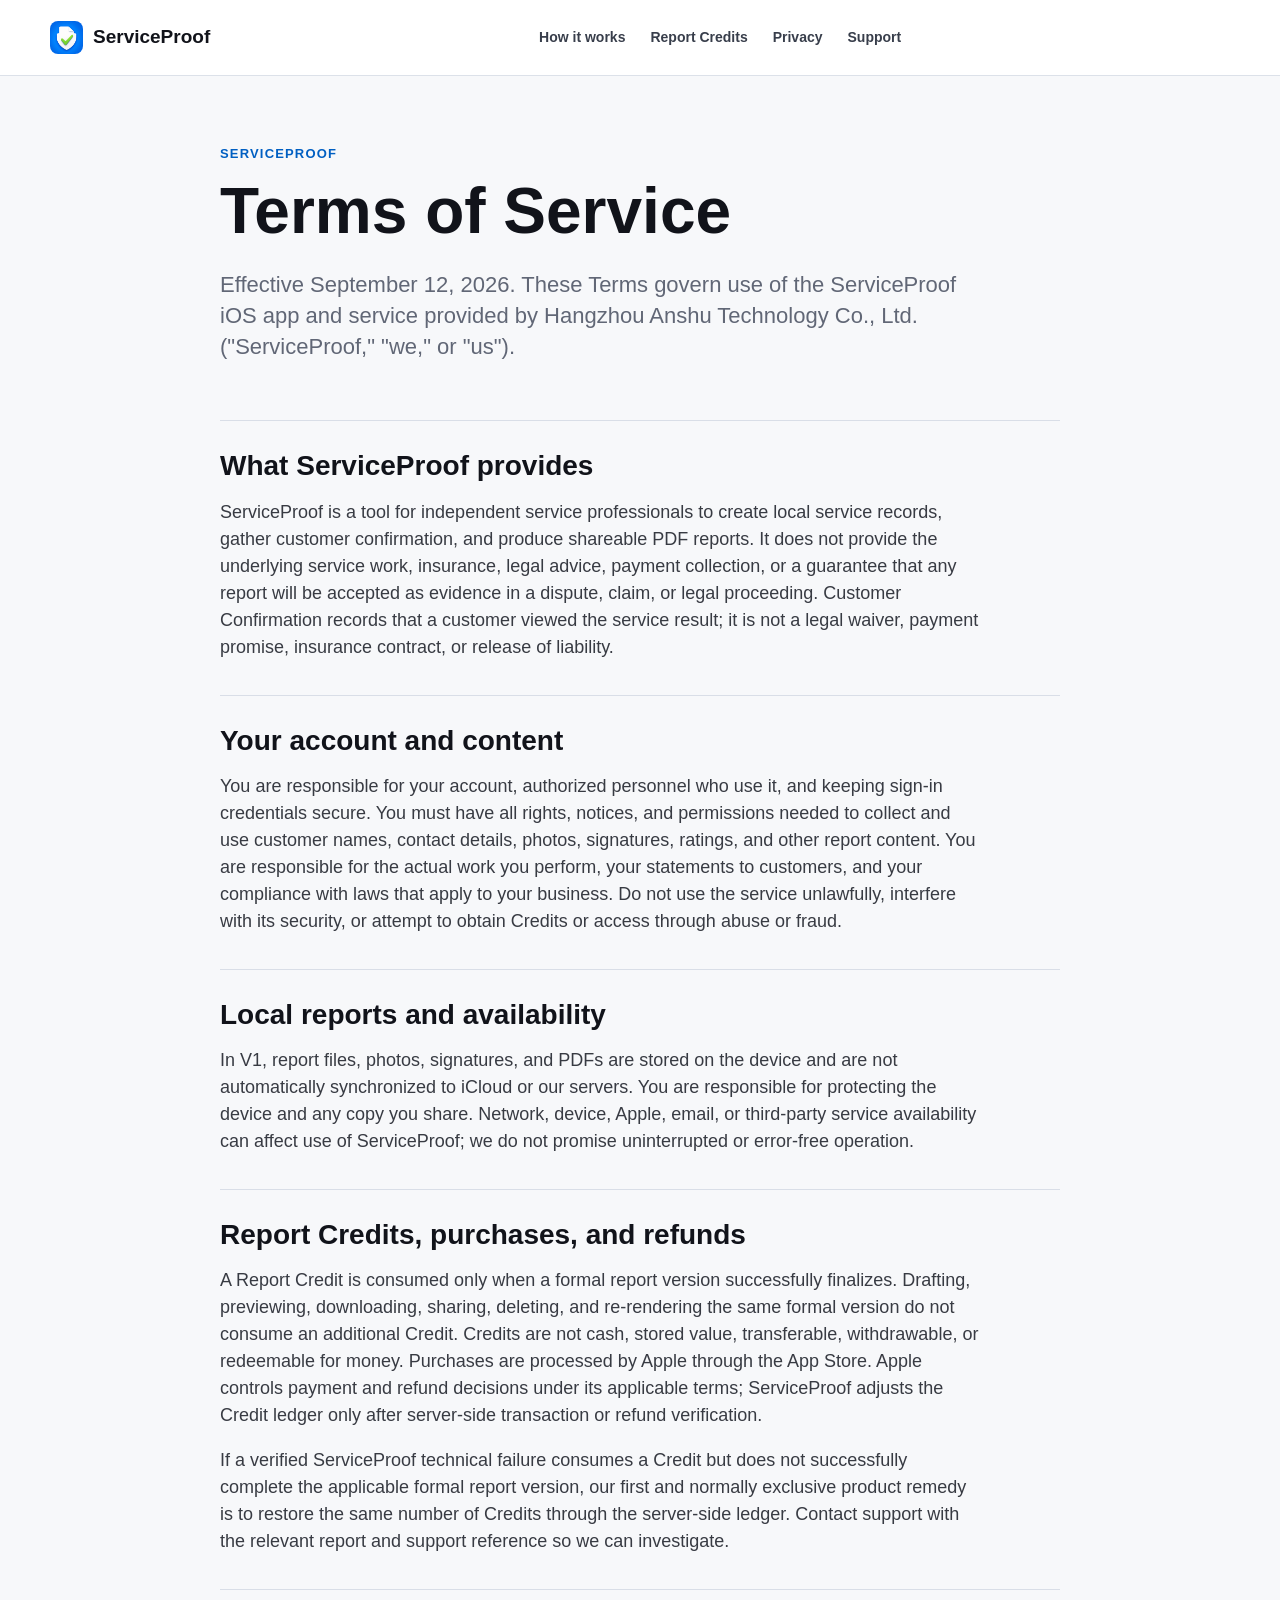
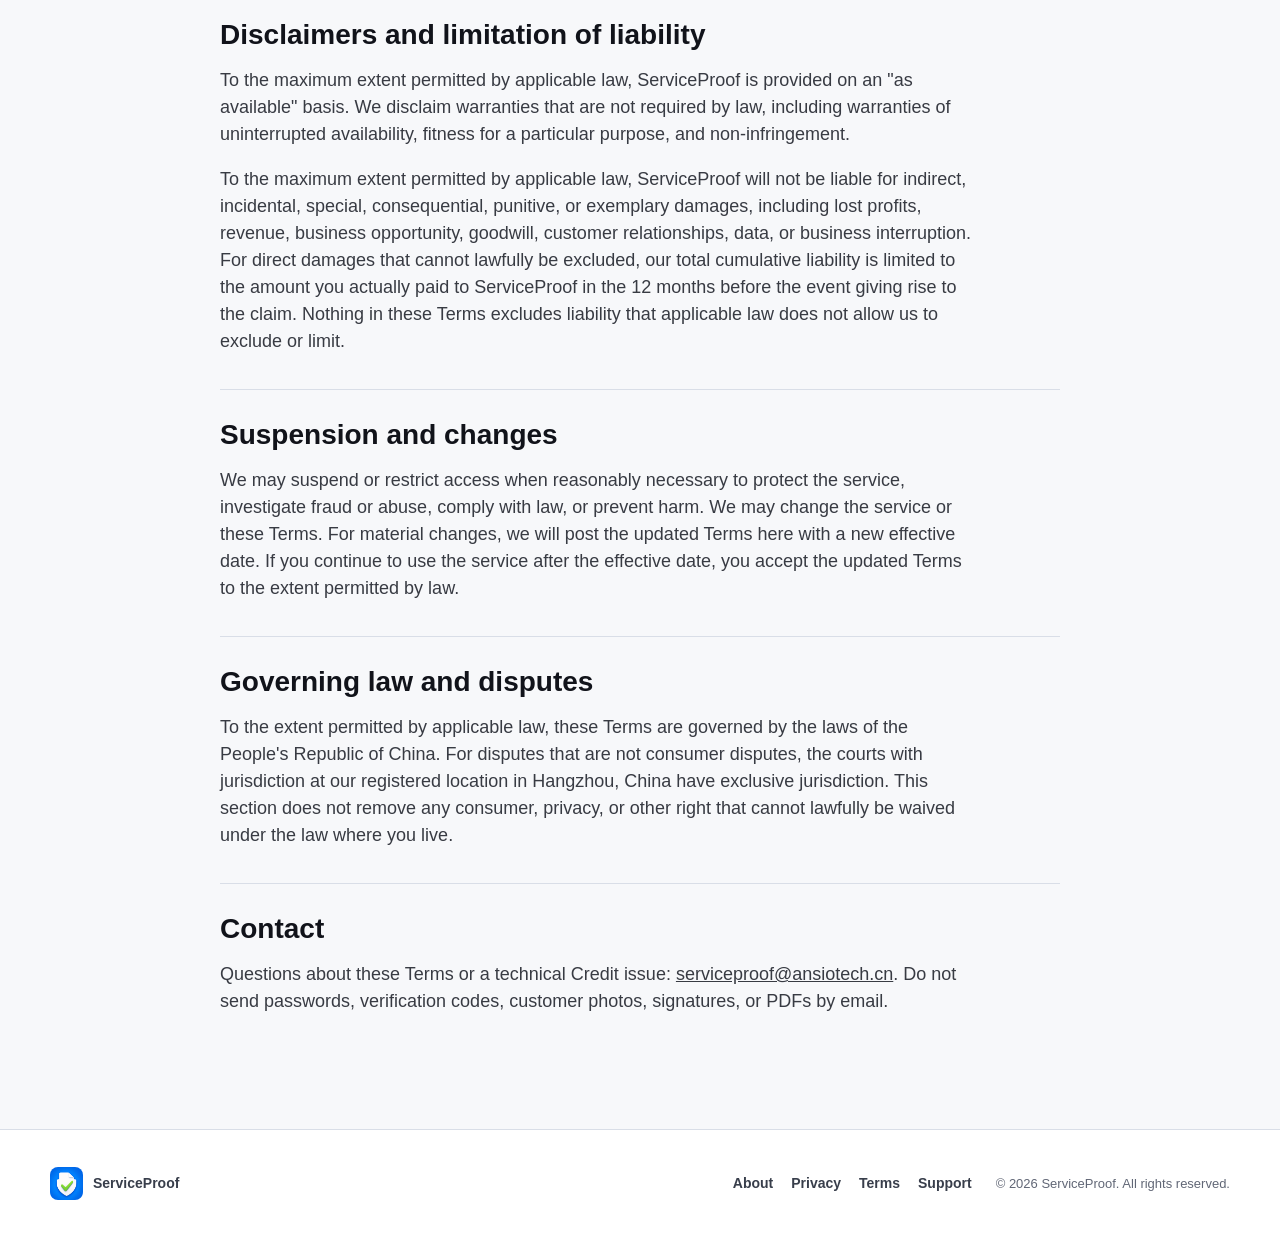
<file: terms.html>
<!doctype html>
<html lang="en">
  <head><meta charset="utf-8"><meta name="viewport" content="width=device-width, initial-scale=1"><meta name="description" content="ServiceProof Terms of Service."><title>Terms of Service | ServiceProof</title><link rel="icon" href="assets/serviceproof-app-icon.png"><link rel="stylesheet" href="styles.css"></head>
  <body>
    <header class="site-header"><a class="brand" href="index.html"><img src="assets/serviceproof-app-icon.png" alt="ServiceProof app icon"><span>ServiceProof</span></a><button class="menu-toggle" type="button" aria-expanded="false" aria-controls="site-navigation">Menu</button><nav id="site-navigation" aria-label="Primary navigation"><a href="index.html#workflow">How it works</a><a href="index.html#credits">Report Credits</a><a href="privacy.html">Privacy</a><a href="support.html">Support</a></nav></header>
    <main class="document-main"><article class="content-wrap document"><p class="eyebrow">ServiceProof</p><h1>Terms of Service</h1><p class="document-intro">Effective September 12, 2026. These Terms govern use of the ServiceProof iOS app and service provided by Hangzhou Anshu Technology Co., Ltd. (&quot;ServiceProof,&quot; &quot;we,&quot; or &quot;us&quot;).</p><section><h2>What ServiceProof provides</h2><p>ServiceProof is a tool for independent service professionals to create local service records, gather customer confirmation, and produce shareable PDF reports. It does not provide the underlying service work, insurance, legal advice, payment collection, or a guarantee that any report will be accepted as evidence in a dispute, claim, or legal proceeding. Customer Confirmation records that a customer viewed the service result; it is not a legal waiver, payment promise, insurance contract, or release of liability.</p></section><section><h2>Your account and content</h2><p>You are responsible for your account, authorized personnel who use it, and keeping sign-in credentials secure. You must have all rights, notices, and permissions needed to collect and use customer names, contact details, photos, signatures, ratings, and other report content. You are responsible for the actual work you perform, your statements to customers, and your compliance with laws that apply to your business. Do not use the service unlawfully, interfere with its security, or attempt to obtain Credits or access through abuse or fraud.</p></section><section><h2>Local reports and availability</h2><p>In V1, report files, photos, signatures, and PDFs are stored on the device and are not automatically synchronized to iCloud or our servers. You are responsible for protecting the device and any copy you share. Network, device, Apple, email, or third-party service availability can affect use of ServiceProof; we do not promise uninterrupted or error-free operation.</p></section><section><h2>Report Credits, purchases, and refunds</h2><p>A Report Credit is consumed only when a formal report version successfully finalizes. Drafting, previewing, downloading, sharing, deleting, and re-rendering the same formal version do not consume an additional Credit. Credits are not cash, stored value, transferable, withdrawable, or redeemable for money. Purchases are processed by Apple through the App Store. Apple controls payment and refund decisions under its applicable terms; ServiceProof adjusts the Credit ledger only after server-side transaction or refund verification.</p><p>If a verified ServiceProof technical failure consumes a Credit but does not successfully complete the applicable formal report version, our first and normally exclusive product remedy is to restore the same number of Credits through the server-side ledger. Contact support with the relevant report and support reference so we can investigate.</p></section><section><h2>Disclaimers and limitation of liability</h2><p>To the maximum extent permitted by applicable law, ServiceProof is provided on an &quot;as available&quot; basis. We disclaim warranties that are not required by law, including warranties of uninterrupted availability, fitness for a particular purpose, and non-infringement.</p><p>To the maximum extent permitted by applicable law, ServiceProof will not be liable for indirect, incidental, special, consequential, punitive, or exemplary damages, including lost profits, revenue, business opportunity, goodwill, customer relationships, data, or business interruption. For direct damages that cannot lawfully be excluded, our total cumulative liability is limited to the amount you actually paid to ServiceProof in the 12 months before the event giving rise to the claim. Nothing in these Terms excludes liability that applicable law does not allow us to exclude or limit.</p></section><section><h2>Suspension and changes</h2><p>We may suspend or restrict access when reasonably necessary to protect the service, investigate fraud or abuse, comply with law, or prevent harm. We may change the service or these Terms. For material changes, we will post the updated Terms here with a new effective date. If you continue to use the service after the effective date, you accept the updated Terms to the extent permitted by law.</p></section><section><h2>Governing law and disputes</h2><p>To the extent permitted by applicable law, these Terms are governed by the laws of the People's Republic of China. For disputes that are not consumer disputes, the courts with jurisdiction at our registered location in Hangzhou, China have exclusive jurisdiction. This section does not remove any consumer, privacy, or other right that cannot lawfully be waived under the law where you live.</p></section><section><h2>Contact</h2><p>Questions about these Terms or a technical Credit issue: <a href="mailto:serviceproof@ansiotech.cn">serviceproof@ansiotech.cn</a>. Do not send passwords, verification codes, customer photos, signatures, or PDFs by email.</p></section></article></main>
    <footer class="site-footer"><div class="content-wrap footer-layout"><a class="brand" href="index.html"><img src="assets/serviceproof-app-icon.png" alt=""><span>ServiceProof</span></a><div><a href="app-store.html">About</a><a href="privacy.html">Privacy</a><a href="terms.html">Terms</a><a href="support.html">Support</a></div><p>© 2026 ServiceProof. All rights reserved.</p></div></footer><script src="script.js"></script>
  </body>
</html>
</file>
<file: styles.css>
:root {
  --ink: #11131a;
  --night: #0c111b;
  --night-soft: #161d29;
  --muted: #616776;
  --line: #d9dee7;
  --surface: #f3f6f9;
  --blue: #0879ed;
  --blue-dark: #005fc2;
  --green: #2acb72;
  --paper: #ffffff;
  --max: 1180px;
}

* { box-sizing: border-box; }
html { scroll-behavior: smooth; }
body { margin: 0; color: var(--ink); background: var(--paper); font-family: -apple-system, BlinkMacSystemFont, "SF Pro Display", "Segoe UI", sans-serif; font-size: 16px; line-height: 1.5; letter-spacing: 0; }
img, video { max-width: 100%; }
a { color: inherit; }
button, input { font: inherit; }
button:focus-visible, a:focus-visible, input:focus-visible { outline: 3px solid #75b9ff; outline-offset: 3px; }
.content-wrap { width: min(calc(100% - 48px), var(--max)); margin: 0 auto; }

.site-header { position: sticky; z-index: 20; top: 0; display: grid; grid-template-columns: auto 1fr auto; align-items: center; gap: 32px; min-height: 76px; padding: 0 max(24px, calc((100vw - var(--max)) / 2)); background: rgba(255, 255, 255, .94); border-bottom: 1px solid rgba(217, 222, 231, .9); backdrop-filter: blur(16px); }
.brand { display: inline-flex; align-items: center; gap: 10px; text-decoration: none; font-size: 19px; font-weight: 780; white-space: nowrap; }
.brand img { width: 33px; height: 33px; border-radius: 8px; }
nav { display: flex; align-items: center; justify-content: center; gap: 25px; }
nav a, .site-footer a { color: #383e4b; text-decoration: none; font-size: 14px; font-weight: 700; }
nav a:hover, nav a:focus-visible, .site-footer a:hover, .site-footer a:focus-visible, .text-link:hover, .text-link:focus-visible { color: var(--blue-dark); }
.header-cta { display: inline-flex; min-height: 40px; align-items: center; padding: 0 14px; color: var(--night); border: 1px solid var(--line); border-radius: 6px; text-decoration: none; font-size: 14px; font-weight: 760; }
.header-cta:hover, .header-cta:focus-visible { border-color: var(--ink); }
.menu-toggle { display: none; min-height: 44px; padding: 0 14px; border: 1px solid var(--line); border-radius: 6px; background: var(--paper); color: var(--ink); font-weight: 700; }

.hero { overflow: hidden; padding: 84px 0 78px; color: var(--paper); background: var(--night); }
.hero-layout { display: grid; grid-template-columns: 1.02fr .98fr; align-items: center; gap: 64px; }
.eyebrow { margin: 0 0 14px; color: var(--blue-dark); font-size: 13px; font-weight: 800; letter-spacing: .09em; text-transform: uppercase; }
.eyebrow-light { color: #8ac5ff; }
h1, h2, h3 { margin: 0; letter-spacing: 0; line-height: 1.04; }
h1 { max-width: 620px; font-size: 72px; font-weight: 820; }
h2 { max-width: 710px; font-size: 50px; font-weight: 810; }
h3 { font-size: 24px; font-weight: 780; }
.lede { max-width: 540px; margin: 27px 0 0; color: #c6ceda; font-size: 23px; line-height: 1.33; }
.hero-actions { display: flex; flex-wrap: wrap; gap: 12px; margin-top: 34px; }
.button { display: inline-flex; min-height: 50px; align-items: center; justify-content: center; padding: 0 20px; border: 1px solid transparent; border-radius: 6px; text-decoration: none; font-weight: 780; }
.button.primary { color: var(--paper); background: var(--blue); }
.button.primary:hover, .button.primary:focus-visible { background: var(--blue-dark); }
.button.ghost { color: var(--paper); border-color: #5d6878; }
.button.ghost:hover, .button.ghost:focus-visible { border-color: var(--paper); }
.button.secondary { color: var(--ink); border-color: var(--line); background: var(--paper); }
.button.secondary:hover, .button.secondary:focus-visible { border-color: var(--ink); }
.hero-facts { display: grid; grid-template-columns: repeat(3, 1fr); gap: 16px; max-width: 615px; margin: 52px 0 0; }
.hero-facts div { padding-top: 15px; border-top: 1px solid #3c4655; }
.hero-facts dt { color: var(--paper); font-size: 14px; font-weight: 760; }
.hero-facts dd { margin: 5px 0 0; color: #9da8b8; font-size: 13px; }
.hero-product { position: relative; justify-self: center; width: min(100%, 386px); padding: 34px 0 15px; }
.product-label { position: absolute; z-index: 3; top: 0; left: -18px; display: inline-flex; align-items: center; gap: 8px; padding: 8px 10px; color: #dce6f2; background: #212b3a; border: 1px solid #39465a; border-radius: 6px; font-size: 12px; font-weight: 750; }
.status-dot { width: 7px; height: 7px; border-radius: 50%; background: var(--green); }
.phone-shell { position: relative; overflow: hidden; padding: 10px; background: #05080d; border: 10px solid #05080d; border-radius: 45px; box-shadow: 18px 24px 0 #202b3a, 0 32px 60px rgba(0, 0, 0, .36); }
.phone-shell::before { content: ""; position: absolute; z-index: 2; top: 0; left: 50%; width: 34%; height: 24px; background: #05080d; border-radius: 0 0 14px 14px; transform: translateX(-50%); }
.phone-shell img { display: block; width: 100%; border-radius: 28px; }
.floating-note { position: absolute; z-index: 3; display: grid; gap: 2px; width: 190px; padding: 12px 13px; color: var(--ink); background: var(--paper); border-radius: 6px; box-shadow: 0 14px 26px rgba(0, 0, 0, .25); }
.floating-note strong { font-size: 13px; }
.floating-note span { color: var(--muted); font-size: 11px; }
.note-one { top: 40%; right: -93px; }
.note-two { bottom: 10%; left: -102px; }

.section { padding: 116px 0; }
.section-heading > p:last-child { max-width: 650px; margin: 25px 0 0; color: var(--muted); font-size: 20px; }
.workflow { background: var(--surface); }
.how-grid { display: grid; grid-template-columns: repeat(6, 1fr); gap: 16px; padding: 0; margin: 52px 0 0; list-style: none; }
.how-step { position: relative; min-width: 0; padding: 14px 14px 20px; background: var(--paper); border: 1px solid var(--line); border-radius: 8px; }
.how-number { display: inline-flex; min-width: 26px; min-height: 26px; align-items: center; justify-content: center; color: var(--blue-dark); background: #e5f1ff; border-radius: 50%; font-size: 12px; font-weight: 800; }
.workflow-shot { overflow: hidden; aspect-ratio: 9 / 19.5; margin: 13px 0 17px; background: #0c111b; border: 3px solid #1d2635; border-radius: 17px; box-shadow: 0 11px 20px rgba(19, 29, 44, .15); }
.workflow-shot img { display: block; width: 100%; height: 100%; object-fit: cover; object-position: top; }
.how-step h3 { font-size: 19px; }
.how-step p { margin: 9px 0 0; color: var(--muted); font-size: 14px; line-height: 1.42; }

.evidence-layout { display: grid; grid-template-columns: .8fr 1.2fr; align-items: center; gap: 80px; }
.evidence-copy > p:not(.eyebrow) { margin: 25px 0 0; color: var(--muted); font-size: 20px; }
.check-list { display: grid; gap: 12px; padding: 0; margin: 34px 0 0; list-style: none; }
.check-list li { position: relative; padding-left: 26px; font-weight: 680; }
.check-list li::before { content: ""; position: absolute; top: 8px; left: 0; width: 11px; height: 11px; border: 2px solid var(--blue); border-radius: 50%; }
.comparison { position: relative; overflow: hidden; min-height: 500px; background: #d9e0e9; border-radius: 8px; user-select: none; }
.comparison-after, .comparison-before-wrap, .comparison-before-wrap img { position: absolute; inset: 0; width: 100%; height: 100%; }
.comparison-after, .comparison-before-wrap img { object-fit: cover; }
.comparison-before-wrap { width: var(--comparison-position); overflow: hidden; }
.comparison-before-wrap img { max-width: none; width: calc(100vw); min-width: 100%; }
.comparison-divider { position: absolute; top: 0; bottom: 0; left: var(--comparison-position); width: 2px; background: var(--paper); transform: translateX(-50%); pointer-events: none; }
.comparison-divider span { position: absolute; top: 50%; left: 50%; width: 42px; height: 42px; background: var(--paper); border: 1px solid #c8d0dc; border-radius: 50%; transform: translate(-50%, -50%); }
.comparison-divider span::before, .comparison-divider span::after { content: ""; position: absolute; top: 18px; width: 7px; height: 7px; border-top: 2px solid var(--ink); border-left: 2px solid var(--ink); }
.comparison-divider span::before { left: 11px; transform: rotate(-45deg); }
.comparison-divider span::after { right: 11px; transform: rotate(135deg); }
.comparison-label { position: absolute; top: 15px; padding: 5px 8px; color: var(--paper); background: rgba(12, 17, 27, .78); border-radius: 4px; font-size: 12px; font-weight: 760; pointer-events: none; }
.before-label { left: 15px; }.after-label { right: 15px; }
.comparison-range { position: absolute; z-index: 4; inset: 0; width: 100%; height: 100%; margin: 0; cursor: ew-resize; opacity: 0; }

.record-proof { background: var(--surface); }
.record-proof-grid { display: grid; grid-template-columns: repeat(3, 1fr); gap: 24px; margin-top: 52px; }
.record-proof-card { display: grid; grid-template-columns: 148px 1fr; align-items: center; gap: 23px; min-height: 276px; padding: 22px; background: var(--paper); border: 1px solid var(--line); border-radius: 8px; }
.app-shot { overflow: hidden; aspect-ratio: 9 / 19.5; background: var(--ink); border: 4px solid #1d2635; border-radius: 21px; box-shadow: 0 12px 22px rgba(19, 29, 44, .16); }
.app-shot img { display: block; width: 100%; height: 100%; object-fit: cover; object-position: top; }
.record-proof-card h3 { margin-top: 28px; font-size: 21px; }
.record-proof-card p { margin: 10px 0 0; color: var(--muted); font-size: 15px; }

.industries { border-top: 1px solid var(--line); }
.split-heading { display: grid; grid-template-columns: 1.2fr .8fr; gap: 64px; align-items: end; }
.split-heading > p { max-width: 360px; margin: 0; color: var(--muted); font-size: 18px; }
.industry-grid { display: grid; grid-template-columns: repeat(3, 1fr); gap: 16px; margin-top: 53px; }
.industry-card { overflow: hidden; background: var(--paper); border: 1px solid var(--line); border-radius: 8px; }
.industry-card > img { display: block; width: 100%; aspect-ratio: 3 / 2; object-fit: cover; }
.industry-card-copy { padding: 22px 22px 25px; }
.industry-card-meta { display: flex; justify-content: space-between; align-items: center; gap: 12px; color: var(--muted); font-size: 12px; font-weight: 720; text-transform: uppercase; letter-spacing: .06em; }
.industry-number { color: var(--blue-dark); font-size: 13px; font-weight: 800; }
.industry-grid h3 { margin-top: 32px; }
.industry-grid p { margin: 12px 0 0; color: var(--muted); font-size: 16px; }
.industry-disclosure { margin: 20px 0 0; color: var(--muted); font-size: 13px; }

.credits { color: var(--paper); background: var(--night); }
.credits-layout { display: grid; grid-template-columns: 1fr 1fr; gap: 70px; align-items: center; }
.credits h2 { color: var(--paper); }.credits-copy > p:not(.eyebrow) { margin: 25px 0; color: #bdc8d8; font-size: 20px; }
.text-link { display: inline-flex; color: var(--blue-dark); font-weight: 780; }.light-link { color: #82c4ff; }
.credit-table { overflow: hidden; border: 1px solid #475267; border-radius: 8px; }
.credit-row { display: grid; grid-template-columns: 1fr auto; gap: 16px; align-items: center; min-height: 72px; padding: 14px 19px; border-top: 1px solid #475267; color: var(--paper); font-size: 18px; font-weight: 730; }
.credit-row:first-child { border-top: 0; }.credit-head { min-height: 47px; color: #aab6c7; background: #182130; font-size: 12px; font-weight: 800; letter-spacing: .08em; text-transform: uppercase; }.credit-row strong { font-size: 22px; }.credit-row.featured { background: #123a66; }.credit-row em { display: block; margin-bottom: 2px; color: #83c5ff; font-size: 11px; font-style: normal; font-weight: 800; letter-spacing: .07em; text-transform: uppercase; }
.fine-print { grid-column: 1 / -1; max-width: 800px; margin: -31px 0 0; color: #9ba8ba; font-size: 13px; }

.privacy { background: #eaf8f0; }.privacy-layout { display: grid; grid-template-columns: 150px 1.35fr .85fr auto; gap: 30px; align-items: center; }.privacy .eyebrow { margin: 0; }.privacy h2 { font-size: 35px; }.privacy p:not(.eyebrow) { margin: 0; color: #465165; font-size: 17px; }
.closing { padding: 88px 0; }.closing-layout { display: flex; align-items: end; justify-content: space-between; gap: 36px; }.closing h2 { max-width: 610px; font-size: 47px; }.closing .eyebrow { margin-bottom: 12px; }

.site-footer { padding: 37px 0; border-top: 1px solid var(--line); }.footer-layout { display: grid; grid-template-columns: 1fr auto auto; gap: 24px; align-items: center; }.footer-layout > div { display: flex; flex-wrap: wrap; justify-content: center; gap: 18px; }.site-footer p { margin: 0; color: var(--muted); font-size: 13px; }

.document-main { min-height: calc(100vh - 76px); padding: 68px 0 96px; background: #f7f8fa; }.document { max-width: 840px; padding: 0; }.document h1 { font-size: 64px; color: var(--ink); }.document-intro { max-width: 760px; margin: 26px 0 58px; color: var(--muted); font-size: 22px; line-height: 1.4; }.document section { margin-top: 34px; padding-top: 30px; border-top: 1px solid var(--line); }.document h2 { font-size: 28px; }.document section p, .document li, .document dd { max-width: 760px; color: #383b43; font-size: 18px; }.document ul { padding-left: 22px; }details { padding: 20px 0; border-bottom: 1px solid var(--line); }summary { cursor: pointer; font-size: 20px; font-weight: 730; }details p { margin: 12px 0 0; }dl { display: grid; grid-template-columns: 200px 1fr; gap: 14px 28px; margin: 0; }dt { color: var(--muted); font-weight: 650; }dd { margin: 0; }.app-store .metadata > p { margin-bottom: 0; }

.reveal { opacity: 0; transform: translateY(18px); transition: opacity .55s ease, transform .55s ease; }.reveal.is-visible { opacity: 1; transform: translateY(0); }.workflow-steps .reveal:nth-child(2), .industry-grid .reveal:nth-child(2) { transition-delay: .08s; }.workflow-steps .reveal:nth-child(3), .industry-grid .reveal:nth-child(3) { transition-delay: .16s; }

@media (max-width: 1100px) { .how-grid { grid-template-columns: repeat(3, 1fr); }.how-step { display: grid; grid-template-columns: 112px 1fr; grid-template-rows: auto auto; column-gap: 17px; align-items: start; }.how-number { grid-column: 1 / -1; }.workflow-shot { grid-row: 2 / span 2; margin: 13px 0 0; }.how-step h3 { margin-top: 13px; }.how-step p { margin-top: 7px; }.record-proof-card { grid-template-columns: 112px 1fr; padding: 17px; gap: 17px; }.record-proof-card h3 { margin-top: 21px; font-size: 19px; } }
@media (max-width: 900px) { .site-header { grid-template-columns: auto 1fr auto; gap: 16px; }.hero-layout, .evidence-layout, .credits-layout { grid-template-columns: 1fr; gap: 48px; }.hero { padding: 70px 0 66px; }.hero-product { justify-self: center; }.evidence-layout { align-items: start; }.comparison { min-height: 440px; }.how-grid { grid-template-columns: repeat(2, 1fr); }.record-proof-grid { grid-template-columns: 1fr; }.record-proof-card { grid-template-columns: 130px 1fr; max-width: 620px; }.split-heading, .privacy-layout { grid-template-columns: 1fr 1fr; }.privacy-layout .eyebrow { grid-column: 1 / -1; }.privacy .button { justify-self: start; }.closing h2 { font-size: 42px; } }
@media (max-width: 680px) { .content-wrap { width: min(calc(100% - 32px), var(--max)); }.site-header { display: flex; min-height: 66px; padding: 0 16px; }.menu-toggle { display: block; margin-left: auto; }.header-cta { display: none; }nav { display: none; position: absolute; top: 57px; right: 16px; width: min(280px, calc(100vw - 32px)); padding: 12px; background: var(--paper); border: 1px solid var(--line); border-radius: 8px; box-shadow: 0 16px 30px rgba(16, 23, 35, .14); flex-direction: column; align-items: stretch; gap: 1px; }nav.is-open { display: flex; }nav a { display: flex; align-items: center; min-height: 44px; padding: 0 8px; }h1 { font-size: 48px; }h2 { font-size: 36px; }.lede { font-size: 20px; }.hero { padding: 57px 0 58px; }.hero-layout { gap: 36px; }.hero-product { width: min(76%, 345px); }.product-label { left: -25px; }.phone-shell { box-shadow: 11px 16px 0 #202b3a, 0 25px 43px rgba(0, 0, 0, .34); }.floating-note { display: none; }.hero-facts { gap: 10px; margin-top: 40px; }.hero-facts dt { font-size: 12px; }.hero-facts dd { font-size: 11px; }.section { padding: 76px 0; }.section-heading > p:last-child, .evidence-copy > p:not(.eyebrow), .credits-copy > p:not(.eyebrow) { font-size: 18px; }.how-grid { grid-template-columns: 1fr; margin-top: 36px; gap: 12px; }.how-step { grid-template-columns: 96px 1fr; grid-template-rows: auto auto; min-height: 0; padding: 14px; gap: 0 16px; }.how-number { grid-column: 1 / -1; }.workflow-shot { grid-row: 2 / span 2; margin: 13px 0 0; border-width: 3px; border-radius: 15px; }.how-step h3 { margin-top: 15px; font-size: 20px; }.how-step p { margin-top: 8px; font-size: 14px; }.comparison { min-height: 386px; }.comparison-before-wrap img { width: auto; min-width: 100%; }.record-proof-grid { margin-top: 36px; gap: 16px; }.record-proof-card { grid-template-columns: 96px 1fr; min-height: 0; padding: 14px; gap: 16px; }.record-proof-card h3 { margin-top: 17px; font-size: 19px; }.record-proof-card p { font-size: 14px; }.app-shot { border-width: 3px; border-radius: 16px; }.split-heading, .privacy-layout { grid-template-columns: 1fr; gap: 22px; }.industry-grid { grid-template-columns: 1fr; margin-top: 36px; }.industry-grid h3 { margin-top: 28px; }.credits-layout { gap: 38px; }.fine-print { margin: 0; }.privacy h2, .closing h2 { font-size: 36px; }.closing { padding: 68px 0; }.closing-layout { display: grid; align-items: start; }.footer-layout { grid-template-columns: 1fr; justify-items: start; gap: 18px; }.footer-layout > div { justify-content: flex-start; }.document-main { padding: 52px 0 72px; }.document h1 { font-size: 46px; }.document-intro { margin-bottom: 42px; font-size: 20px; }dl { grid-template-columns: 1fr; gap: 3px; }dd { margin-bottom: 16px; } }
@media (prefers-reduced-motion: reduce) { html { scroll-behavior: auto; }.reveal { opacity: 1; transform: none; transition: none; } }
</file>
